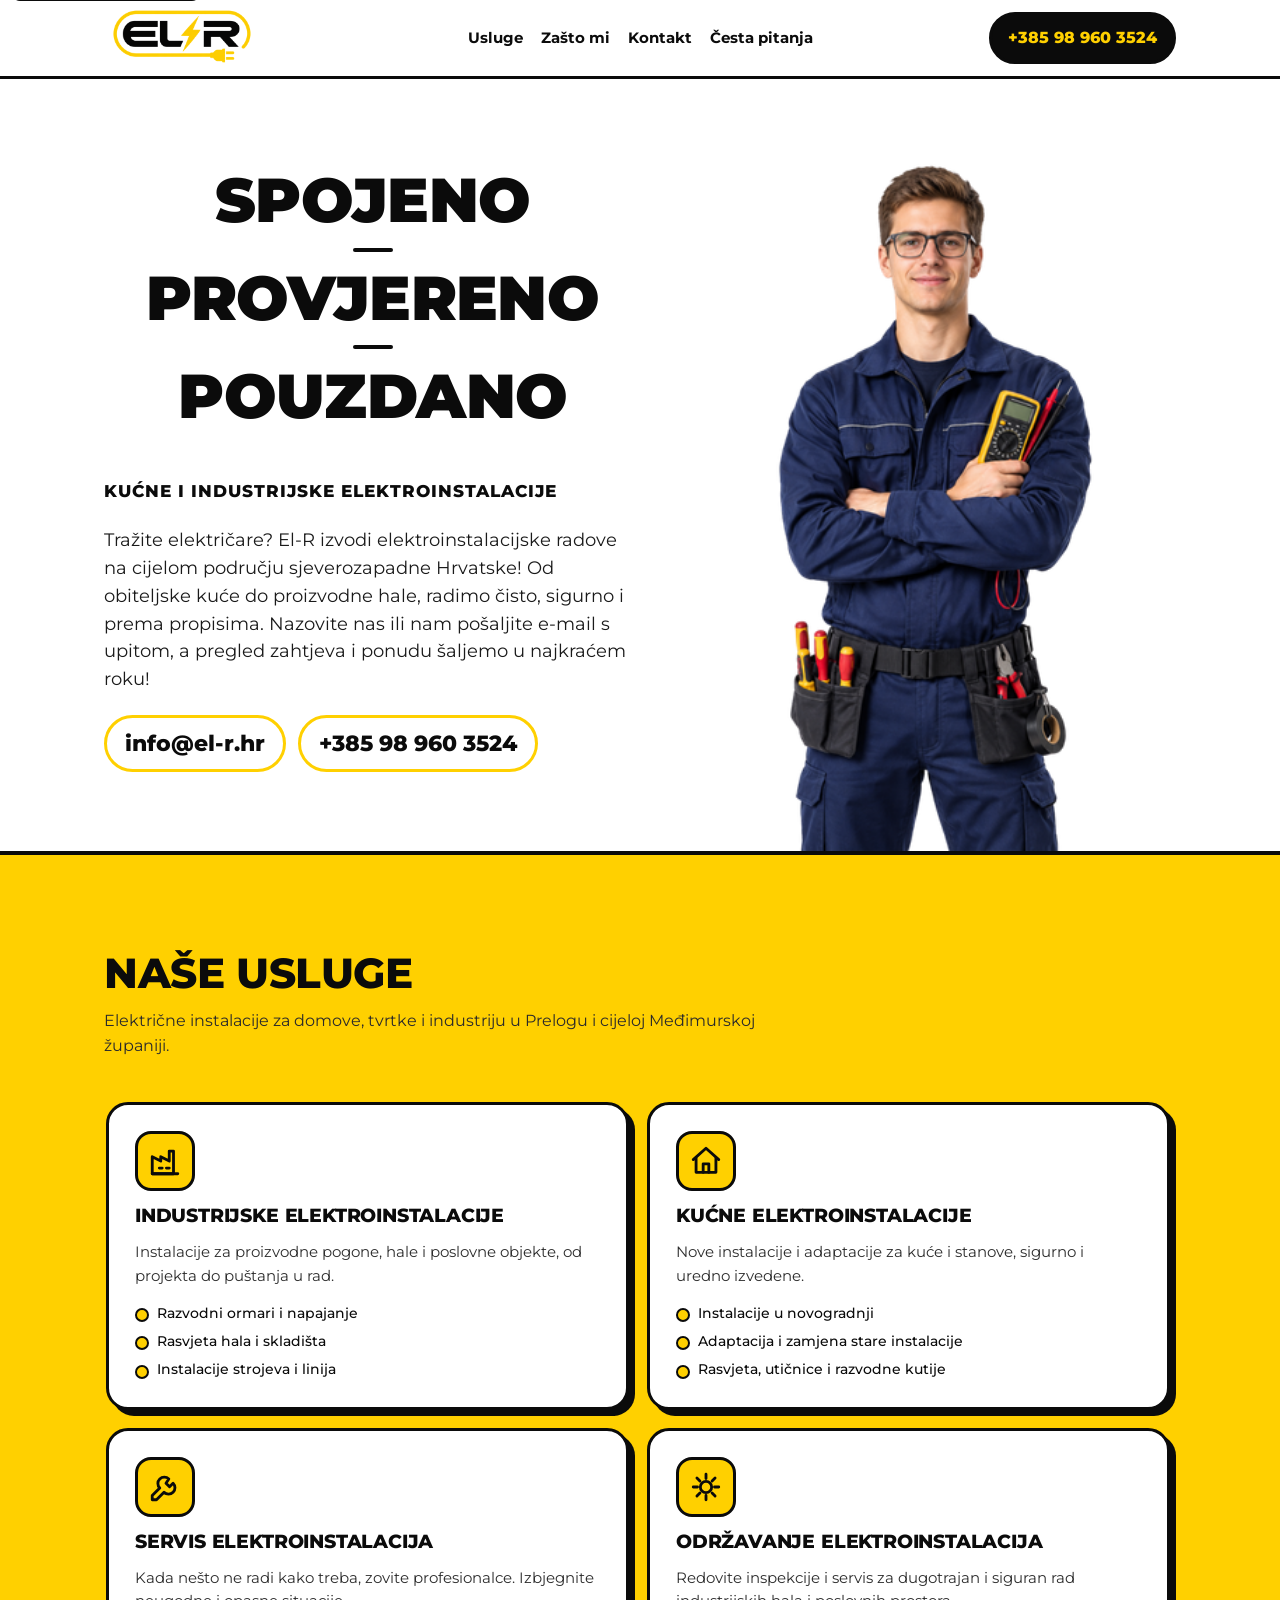
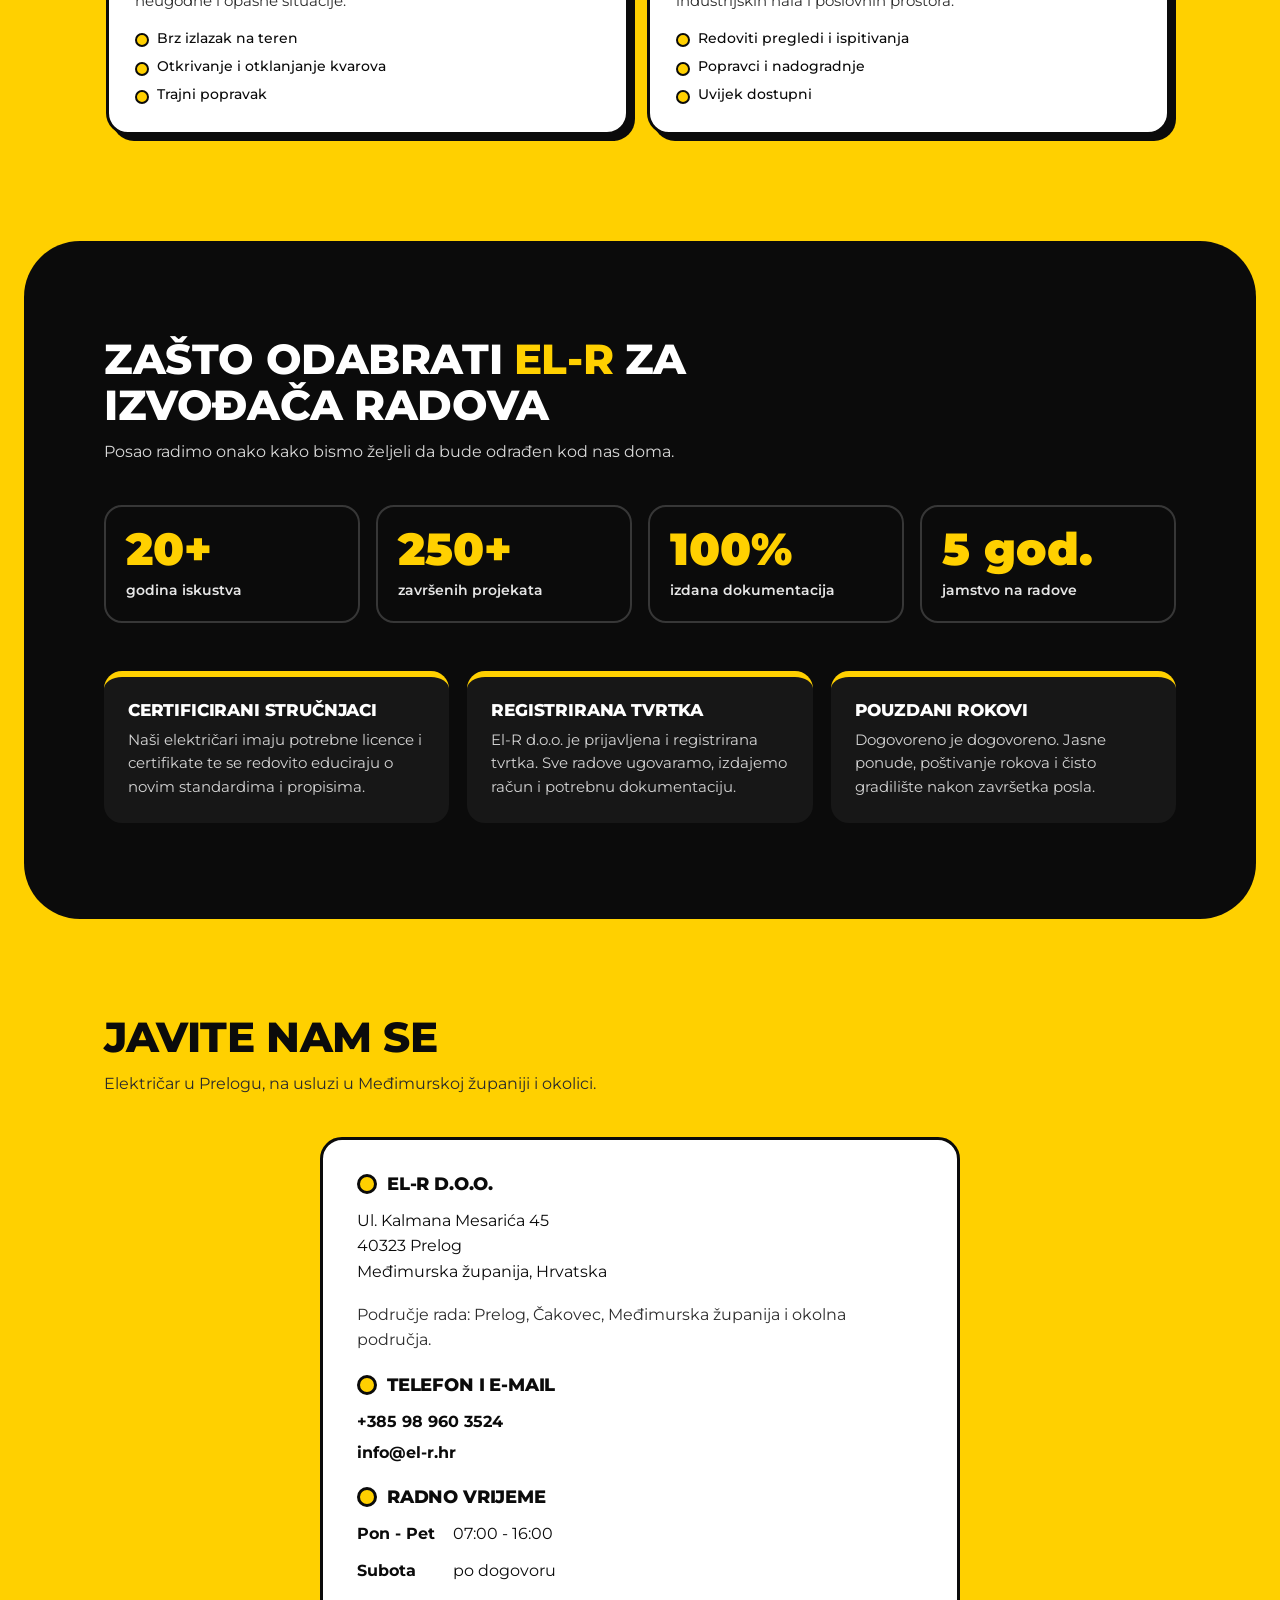
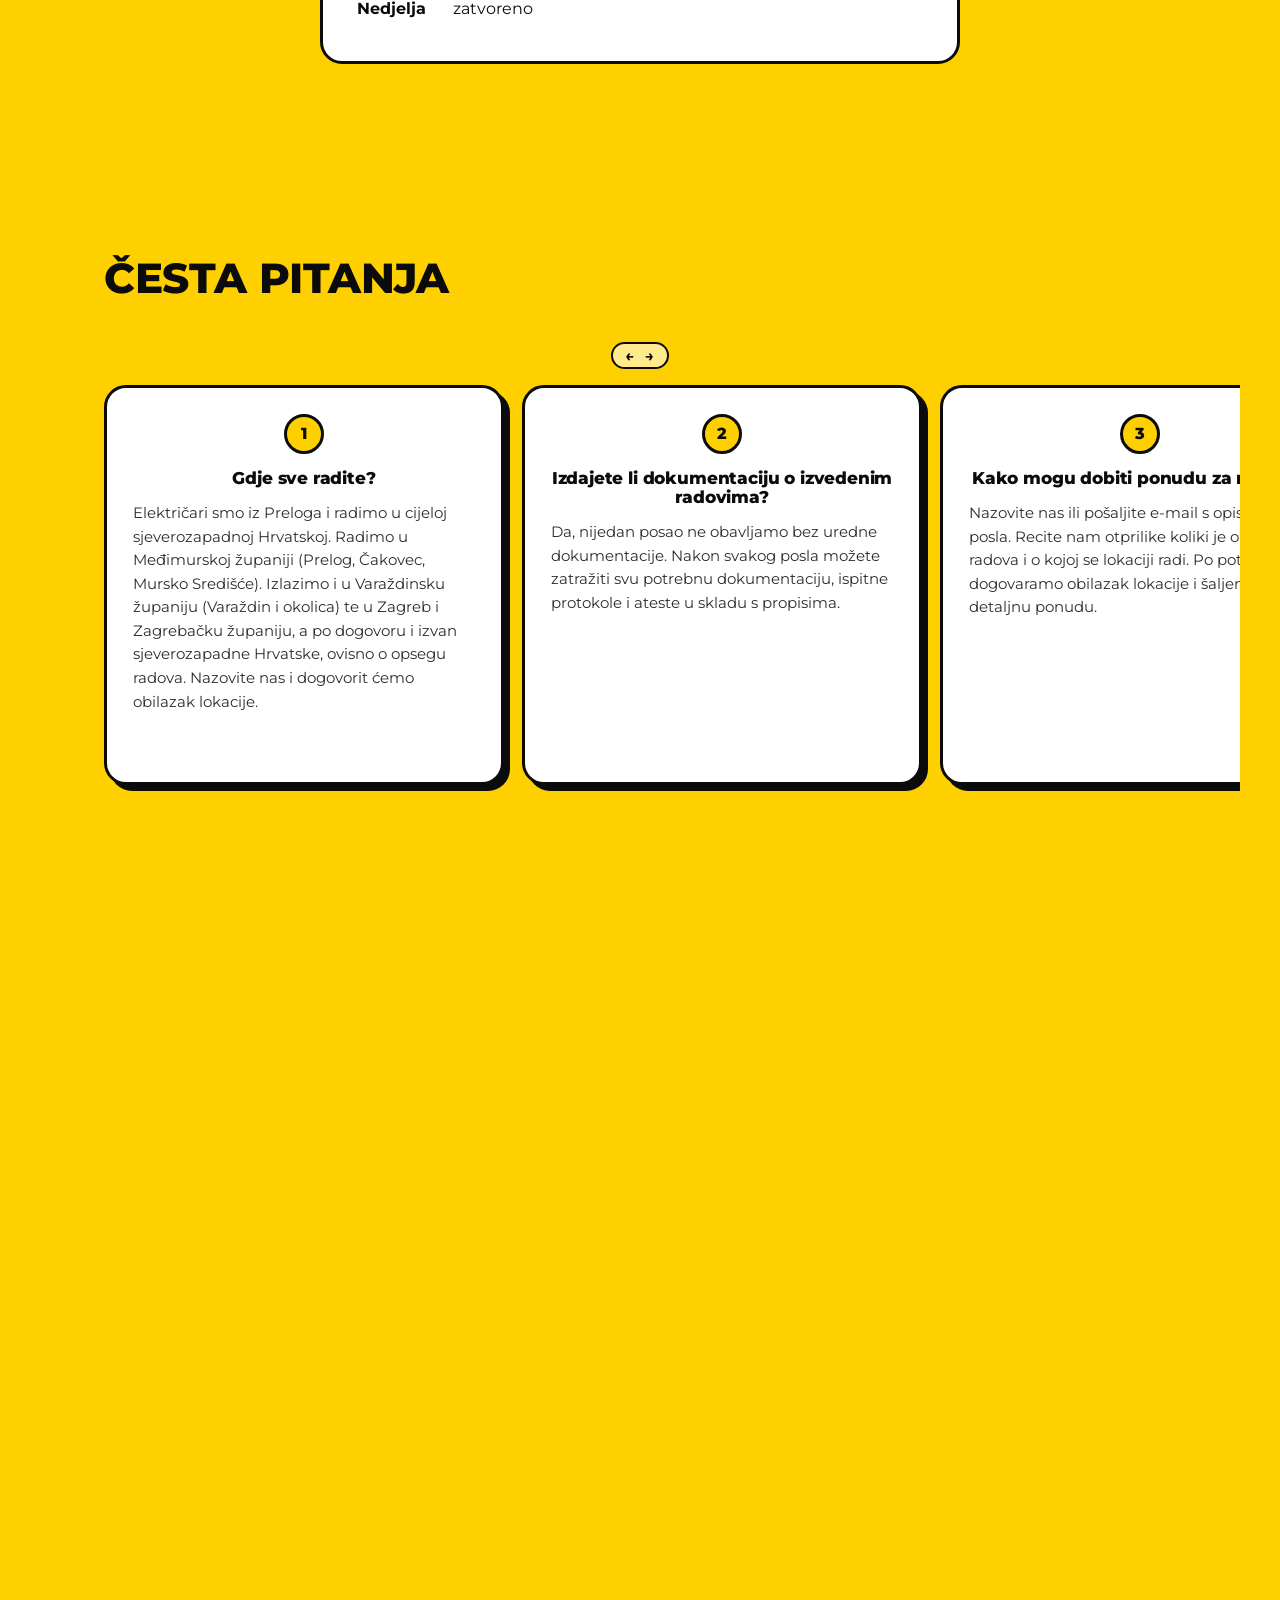
<file: index.html>
<!DOCTYPE html>
<html lang="hr">
<head>
<meta charset="utf-8">
<meta name="viewport" content="width=device-width, initial-scale=1">
<title>El-R d.o.o. | Kućne i industrijske elektroinstalacije | Sjeverozapadna Hrvatska, Međimurje, Varaždin, Zagreb</title>
<meta name="description" content="El-R d.o.o. iz Preloga: kućne i industrijske elektroinstalacije, inspekcija i servis u Međimurju i cijeloj sjeverozapadnoj Hrvatskoj. Certificirani električari — spojeno, provjereno, pouzdano.">
<meta name="keywords" content="električar Prelog, elektroinstalacije Međimurje, industrijske elektroinstalacije, kućne elektroinstalacije, servis elektroinstalacija, električar Čakovec, električar Varaždin, električar Zagreb">
<meta name="robots" content="index, follow, max-image-preview:large">
<meta name="author" content="El-R d.o.o.">
<meta name="theme-color" content="#FFD000">
<link rel="icon" href="assets/logo.png" type="image/png">
<link rel="canonical" href="https://www.el-r.hr/">
<link rel="describedby" href="https://www.el-r.hr/llms.txt" type="text/plain" title="llms.txt">
<meta property="og:type" content="website">
<meta property="og:locale" content="hr_HR">
<meta property="og:site_name" content="El-R d.o.o.">
<meta property="og:title" content="El-R d.o.o. | Kućne i industrijske elektroinstalacije">
<meta property="og:description" content="Kućne i industrijske elektroinstalacije, inspekcija i servis. Spojeno, provjereno, pouzdano.">
<meta property="og:url" content="https://www.el-r.hr/">
<meta property="og:image" content="https://www.el-r.hr/assets/logo-dark.png">
<meta property="og:image:alt" content="El-R d.o.o. logotip">
<meta name="twitter:card" content="summary_large_image">
<meta name="twitter:title" content="El-R d.o.o. | Kućne i industrijske elektroinstalacije">
<meta name="twitter:description" content="Kućne i industrijske elektroinstalacije, inspekcija i servis. Spojeno, provjereno, pouzdano.">
<meta name="twitter:image" content="https://www.el-r.hr/assets/logo-dark.png">
<meta name="geo.region" content="HR-07">
<meta name="geo.placename" content="Prelog">
<meta name="geo.position" content="46.3381;16.6156">
<meta name="ICBM" content="46.3381, 16.6156">

<link rel="preconnect" href="https://fonts.googleapis.com">
<link rel="preconnect" href="https://fonts.gstatic.com" crossorigin>
<link href="https://fonts.googleapis.com/css2?family=Montserrat:wght@400;500;600;700;800;900&display=swap" rel="stylesheet">
<link rel="stylesheet" href="css/styles.css">

<script type="application/ld+json">
{
  "@context": "https://schema.org",
  "@type": "Electrician",
  "name": "El-R d.o.o.",
  "url": "https://www.el-r.hr/",
  "telephone": "+385989603524",
  "email": "info@el-r.hr",
  "image": "https://www.el-r.hr/assets/logo.png",
  "logo": "https://www.el-r.hr/assets/logo.png",
  "description": "Kućne i industrijske elektroinstalacije, inspekcija i servis elektroinstalacija u Prelogu, Međimurskoj županiji i sjeverozapadnoj Hrvatskoj.",
  "address": {
    "@type": "PostalAddress",
    "streetAddress": "Ul. Kalmana Mesarića 45",
    "postalCode": "40323",
    "addressLocality": "Prelog",
    "addressRegion": "Međimurska županija",
    "addressCountry": "HR"
  },
  "geo": {
    "@type": "GeoCoordinates",
    "latitude": 46.3381,
    "longitude": 16.6156
  },
  "areaServed": [
    "Prelog",
    "Čakovec",
    "Međimurska županija",
    "Varaždinska županija",
    "Zagreb",
    "Zagrebačka županija"
  ],
  "openingHoursSpecification": {
    "@type": "OpeningHoursSpecification",
    "dayOfWeek": ["Monday", "Tuesday", "Wednesday", "Thursday", "Friday"],
    "opens": "07:00",
    "closes": "16:00"
  },
  "priceRange": "$$",
  "knowsAbout": [
    "kućne elektroinstalacije",
    "industrijske elektroinstalacije",
    "servis elektroinstalacija",
    "održavanje elektroinstalacija"
  ]
}
</script>
<script type="application/ld+json">
{
  "@context": "https://schema.org",
  "@type": "WebSite",
  "name": "El-R d.o.o.",
  "url": "https://www.el-r.hr/",
  "inLanguage": "hr-HR",
  "publisher": {
    "@type": "Organization",
    "name": "El-R d.o.o.",
    "logo": {
      "@type": "ImageObject",
      "url": "https://www.el-r.hr/assets/logo.png"
    }
  }
}
</script>
<script type="application/ld+json">
{
  "@context": "https://schema.org",
  "@type": "FAQPage",
  "mainEntity": [
    {"@type": "Question", "name": "Gdje sve radite?", "acceptedAnswer": {"@type": "Answer", "text": "Električari smo iz Preloga i radimo u cijeloj sjeverozapadnoj Hrvatskoj. Radimo u Međimurskoj županiji (Prelog, Čakovec, Mursko Središće). Izlazimo i u Varaždinsku županiju (Varaždin i okolica) te u Zagreb i Zagrebačku županiju, a po dogovoru i izvan sjeverozapadne Hrvatske, ovisno o opsegu radova."}},
    {"@type": "Question", "name": "Izdajete li dokumentaciju o izvedenim radovima?", "acceptedAnswer": {"@type": "Answer", "text": "Da, nijedan posao ne obavljamo bez uredne dokumentacije. Nakon svakog posla možete zatražiti svu potrebnu dokumentaciju, ispitne protokole i ateste u skladu s propisima."}},
    {"@type": "Question", "name": "Kako mogu dobiti ponudu za radove?", "acceptedAnswer": {"@type": "Answer", "text": "Nazovite nas ili pošaljite e-mail s opisom posla. Recite nam otprilike koliki je opseg radova i o kojoj se lokaciji radi. Po potrebi dogovaramo obilazak lokacije i šaljemo detaljnu ponudu."}},
    {"@type": "Question", "name": "Koliko traje izvedba elektroinstalacija?", "acceptedAnswer": {"@type": "Answer", "text": "Rok ovisi o veličini objekta i opsegu radova. Točan rok navodimo u ponudi, nakon obilaska lokacije."}},
    {"@type": "Question", "name": "Koje sve poslove obavljate?", "acceptedAnswer": {"@type": "Answer", "text": "Elektroinstalacijske radove izvodimo u kućama, hotelima, poslovnim prostorima i proizvodnim halama, na niskom i visokom naponu. Od nove instalacije do servisa i održavanja."}},
    {"@type": "Question", "name": "Nudite li dugoročnu suradnju?", "acceptedAnswer": {"@type": "Answer", "text": "Da. Za tvrtke, proizvodne pogone i ostale poslovne prostore nudimo plan održavanja: po dogovoru redovno izlazimo na teren, radimo inspekcije i rješavamo kvarove u najkraćem mogućem roku."}},
    {"@type": "Question", "name": "Popravljate li tuđe radove i stare instalacije?", "acceptedAnswer": {"@type": "Answer", "text": "Da. Takvu instalaciju detaljno pregledamo i izmjerimo, utvrdimo uzrok kvara i nedostatke te predložimo trajno rješenje. Za sve radove izdajemo račun, jamstvo i možemo izdati ispitnu dokumentaciju."}},
    {"@type": "Question", "name": "Nudite li jamstvo na izvedene radove?", "acceptedAnswer": {"@type": "Answer", "text": "Da. Na izvedene radove i ugrađenu opremu dajemo jamstvo u skladu sa zakonom i ugovorom."}}
  ]
}
</script>
</head>
<body>

<a class="skip" href="#sadrzaj">Preskoči na sadržaj</a>

<header class="topbar">
  <div class="wrap">
    <a class="brand" href="#pocetna" aria-label="El-R, početna">
      <img src="assets/logo.png" alt="El-R d.o.o." width="1000" height="1000">
    </a>
    <nav class="nav" aria-label="Glavna navigacija">
      <a href="#usluge">Usluge</a>
      <a href="#zasto-mi">Zašto mi</a>
      <a href="#kontakt">Kontakt</a>
      <a href="#faq">Česta pitanja</a>
    </nav>
    <a class="call" href="tel:+385989603524">+385 98 960 3524</a>
  </div>
</header>

<main id="sadrzaj">

<header class="hero" id="pocetna">
  <div class="wrap">
    <div class="hero-text">
      <h1>
        <span>Spojeno</span>
        <span class="sep" aria-hidden="true"></span>
        <span>Provjereno</span>
        <span class="sep" aria-hidden="true"></span>
        <span>Pouzdano</span>
      </h1>
      <p class="sub">Kućne i industrijske elektroinstalacije</p>
      <p class="lead">Tražite električare? El-R izvodi elektroinstalacijske radove na cijelom području sjeverozapadne Hrvatske! Od obiteljske kuće do proizvodne hale, radimo čisto, sigurno i prema propisima. Nazovite nas ili nam pošaljite e-mail s upitom, a pregled zahtjeva i ponudu šaljemo u najkraćem roku!</p>
      <div class="hero-contacts">
        <a href="mailto:info@el-r.hr">info@el-r.hr</a>
        <a href="tel:+385989603524">+385 98 960 3524</a>
      </div>
    </div>
    <div class="hero-visual">
      <img src="assets/elektricar.png" alt="Električar El-R d.o.o. — kućne i industrijske elektroinstalacije Prelog" width="300" height="500" loading="eager">
    </div>
  </div>
</header>

<section id="usluge" class="hscroll-pin" aria-labelledby="usluge-h">
  <div class="hscroll-sticky">
    <div class="wrap">
      <div class="section-head">
        <h2 id="usluge-h">Naše usluge</h2>
        <p>Električne instalacije za domove, tvrtke i industriju u Prelogu i cijeloj Međimurskoj županiji.</p>
      </div>
    </div>
    <div class="wrap">
      <div class="scroller-shell">
        <div class="scroll-hint" aria-hidden="true"><span>&larr;</span><span>&rarr;</span></div>
        <div class="scroller" data-scroll-drive tabindex="0" aria-label="Popis usluga">

          <article class="card">
            <div class="ico"><svg viewBox="0 0 24 24" aria-hidden="true"><path d="M3 21V9l6 3V9l6 3V5h3v16z"/><path d="M3 21h18"/><path d="M8 17h2M13 17h2"/></svg></div>
            <h3>Industrijske elektroinstalacije</h3>
            <p>Instalacije za proizvodne pogone, hale i poslovne objekte, od projekta do puštanja u rad.</p>
            <ul>
              <li>Razvodni ormari i napajanje</li>
              <li>Rasvjeta hala i skladišta</li>
              <li>Instalacije strojeva i linija</li>
            </ul>
          </article>

          <article class="card">
            <div class="ico"><svg viewBox="0 0 24 24" aria-hidden="true"><path d="M3 11l9-8 9 8"/><path d="M5 10v10h14V10"/><path d="M10 20v-6h4v6"/></svg></div>
            <h3>Kućne elektroinstalacije</h3>
            <p>Nove instalacije i adaptacije za kuće i stanove, sigurno i uredno izvedene.</p>
            <ul>
              <li>Instalacije u novogradnji</li>
              <li>Adaptacija i zamjena stare instalacije</li>
              <li>Rasvjeta, utičnice i razvodne kutije</li>
            </ul>
          </article>

          <article class="card">
            <div class="ico"><svg viewBox="0 0 24 24" aria-hidden="true"><path d="M14.7 6.3a4.5 4.5 0 0 0-6.4 6.4L3 18v3h3l5.3-5.3a4.5 4.5 0 0 0 6.4-6.4l-2.5 2.5-2.5-2.5z"/></svg></div>
            <h3>Servis elektroinstalacija</h3>
            <p>Kada nešto ne radi kako treba, zovite profesionalce. Izbjegnite neugodne i opasne situacije.</p>
            <ul>
              <li>Brz izlazak na teren</li>
              <li>Otkrivanje i otklanjanje kvarova</li>
              <li>Trajni popravak</li>
            </ul>
          </article>

          <article class="card">
            <div class="ico"><svg viewBox="0 0 24 24" aria-hidden="true"><path d="M12 3v3M12 18v3M3 12h3M18 12h3"/><circle cx="12" cy="12" r="4"/><path d="M5.6 5.6l2.1 2.1M16.3 16.3l2.1 2.1M18.4 5.6l-2.1 2.1M7.7 16.3l-2.1 2.1"/></svg></div>
            <h3>Održavanje elektroinstalacija</h3>
            <p>Redovite inspekcije i servis za dugotrajan i siguran rad industrijskih hala i poslovnih prostora.</p>
            <ul>
              <li>Redoviti pregledi i ispitivanja</li>
              <li>Popravci i nadogradnje</li>
              <li>Uvijek dostupni</li>
            </ul>
          </article>

        </div>
      </div>
    </div>
  </div>
</section>

<section class="why" id="zasto-mi" aria-labelledby="zasto-h">
  <div class="wrap">
    <div class="section-head">
      <h2 id="zasto-h">Zašto odabrati <em>EL-R</em> za izvođača radova</h2>
      <p>Posao radimo onako kako bismo željeli da bude odrađen kod nas doma.</p>
    </div>

    <div class="stats">
      <div class="stat"><b>20+</b><span>godina iskustva</span></div>
      <div class="stat"><b>250+</b><span>završenih projekata</span></div>
      <div class="stat"><b>100%</b><span>izdana dokumentacija</span></div>
      <div class="stat"><b>5 god.</b><span>jamstvo na radove</span></div>
    </div>

    <div class="reasons">
      <div class="reason">
        <h3>Certificirani stručnjaci</h3>
        <p>Naši električari imaju potrebne licence i certifikate te se redovito educiraju o novim standardima i propisima.</p>
      </div>
      <div class="reason">
        <h3>Registrirana tvrtka</h3>
        <p>El-R d.o.o. je prijavljena i registrirana tvrtka. Sve radove ugovaramo, izdajemo račun i potrebnu dokumentaciju.</p>
      </div>
      <div class="reason">
        <h3>Pouzdani rokovi</h3>
        <p>Dogovoreno je dogovoreno. Jasne ponude, poštivanje rokova i čisto gradilište nakon završetka posla.</p>
      </div>
    </div>
  </div>
</section>

<section id="kontakt" aria-labelledby="kontakt-h">
  <div class="wrap">
    <div class="section-head">
      <h2 id="kontakt-h">Javite nam se</h2>
      <p>Električar u Prelogu, na usluzi u Međimurskoj županiji i okolici.</p>
    </div>

    <div class="info contact-card">
      <h3>El-R d.o.o.</h3>
      <address>
        Ul. Kalmana Mesarića 45<br>
        40323 Prelog<br>
        Međimurska županija, Hrvatska
      </address>
      <p class="area">Područje rada: Prelog, Čakovec, Međimurska županija i okolna područja.</p>

      <h3 class="spaced">Telefon i e-mail</h3>
      <p><a href="tel:+385989603524">+385 98 960 3524</a></p>
      <p><a href="mailto:info@el-r.hr">info@el-r.hr</a></p>

      <h3 class="spaced">Radno vrijeme</h3>
      <dl>
        <dt>Pon - Pet</dt><dd>07:00 - 16:00</dd>
        <dt>Subota</dt><dd>po dogovoru</dd>
        <dt>Nedjelja</dt><dd>zatvoreno</dd>
      </dl>
    </div>
  </div>
</section>

<section id="faq" class="hscroll-pin" aria-labelledby="faq-h">
  <div class="hscroll-sticky">
    <div class="wrap">
      <div class="section-head">
        <h2 id="faq-h">Česta pitanja</h2>
      </div>
    </div>
    <div class="wrap">
      <div class="scroller-shell">
        <div class="scroll-hint" aria-hidden="true"><span>&larr;</span><span>&rarr;</span></div>
        <div class="scroller" data-scroll-drive tabindex="0" aria-label="Česta pitanja">

          <article class="faq-card">
            <div class="n">1</div>
            <h3>Gdje sve radite?</h3>
            <p>Električari smo iz Preloga i radimo u cijeloj sjeverozapadnoj Hrvatskoj. Radimo u Međimurskoj županiji (Prelog, Čakovec, Mursko Središće). Izlazimo i u Varaždinsku županiju (Varaždin i okolica) te u Zagreb i Zagrebačku županiju, a po dogovoru i izvan sjeverozapadne Hrvatske, ovisno o opsegu radova. Nazovite nas i dogovorit ćemo obilazak lokacije.</p>
          </article>

          <article class="faq-card">
            <div class="n">2</div>
            <h3>Izdajete li dokumentaciju o izvedenim radovima?</h3>
            <p>Da, nijedan posao ne obavljamo bez uredne dokumentacije. Nakon svakog posla možete zatražiti svu potrebnu dokumentaciju, ispitne protokole i ateste u skladu s propisima.</p>
          </article>

          <article class="faq-card">
            <div class="n">3</div>
            <h3>Kako mogu dobiti ponudu za radove?</h3>
            <p>Nazovite nas ili pošaljite e-mail s opisom posla. Recite nam otprilike koliki je opseg radova i o kojoj se lokaciji radi. Po potrebi dogovaramo obilazak lokacije i šaljemo detaljnu ponudu.</p>
          </article>

          <article class="faq-card">
            <div class="n">4</div>
            <h3>Koliko traje izvedba elektroinstalacija?</h3>
            <p>Rok ovisi o veličini objekta i opsegu radova. Točan rok navodimo u ponudi, nakon obilaska lokacije. Rokova se držimo: na teren dolazimo kako smo se dogovorili, bez kašnjenja i neugodnih iznenađenja.</p>
          </article>

          <article class="faq-card">
            <div class="n">5</div>
            <h3>Koje sve poslove obavljate?</h3>
            <p>Elektroinstalacijske radove izvodimo u kućama, hotelima, poslovnim prostorima i proizvodnim halama, na niskom i visokom naponu. Od nove instalacije do servisa i održavanja, javite nam što trebate i reći ćemo vam možemo li pomoći.</p>
          </article>

          <article class="faq-card">
            <div class="n">6</div>
            <h3>Nudite li dugoročnu suradnju?</h3>
            <p>Naravno. Za tvrtke, proizvodne pogone i ostale poslovne prostore nudimo plan održavanja: po dogovoru redovno izlazimo na teren, radimo inspekcije i rješavamo kvarove u najkraćem mogućem roku. Za veće projekte ugovaramo jasne rokove i obveze, uz pravilno izvođenje radova.</p>
          </article>

          <article class="faq-card">
            <div class="n">7</div>
            <h3>Popravljate li tuđe radove i stare instalacije?</h3>
            <p>Da. Nažalost, često se događa da instalaciju izvodi netko tko nije registriran ni ovlašten, a takvi radovi nemaju jamstvo ni dokumentaciju, a mogu biti i opasni. Takvu instalaciju detaljno pregledamo i izmjerimo, utvrdimo uzrok kvara i nedostatke te predložimo trajno rješenje. Za sve radove izdajemo račun, jamstvo i možemo izdati ispitnu dokumentaciju, a popravke izvodimo sigurno i prema propisima.</p>
          </article>

          <article class="faq-card">
            <div class="n">8</div>
            <h3>Nudite li jamstvo na izvedene radove?</h3>
            <p>Da. Na izvedene radove i ugrađenu opremu dajemo jamstvo u skladu sa zakonom i ugovorom. Po potrebi izlazimo i na redovne inspekcije.</p>
          </article>

        </div>
      </div>
    </div>
  </div>
</section>

</main>

<footer>
  <div class="wrap">
    <div class="foot">
      <div>
        <img class="logo" src="assets/logo-dark.png" alt="El-R logotip" width="1000" height="1000">
        <p class="tagline">Spojeno - Provjereno - Pouzdano</p>
      </div>
      <div>
        <h4>Podaci o tvrtki</h4>
        <address>
          El-R d.o.o.<br>
          OIB: 66009395183<br>
          Ul. Kalmana Mesarića 45, 40323 Prelog
        </address>
        <p><a href="tel:+385989603524">+385 98 960 3524</a></p>
        <p><a href="mailto:info@el-r.hr">info@el-r.hr</a></p>
      </div>
      <div>
        <h4>Na stranici</h4>
        <ul>
          <li><a href="#usluge">Usluge</a></li>
          <li><a href="#zasto-mi">Zašto mi</a></li>
          <li><a href="#kontakt">Kontakt</a></li>
          <li><a href="#faq">Česta pitanja</a></li>
        </ul>
      </div>
    </div>
    <div class="copy">
      <span>&copy; 2026 El-R d.o.o. Sva prava pridržana.</span>
      <span>Elektroinstalacijski radovi - Međimurje i sjeverozapadna Hrvatska</span>
    </div>
  </div>
</footer>

<script>
(() => {
  const reduce = window.matchMedia('(prefers-reduced-motion: reduce)');
  const coarse = window.matchMedia('(pointer: coarse)');
  const uslugeGrid = window.matchMedia('(min-width: 861px)');
  const sections = [...document.querySelectorAll('.hscroll-pin')].map((section) => {
    const sticky = section.querySelector('.hscroll-sticky');
    const scroller = section.querySelector('[data-scroll-drive]');
    const shell = scroller?.closest('.scroller-shell');
    if (!sticky || !scroller) return null;

    let track = scroller.querySelector('.scroller-track');
    if (!track) {
      track = document.createElement('div');
      track.className = 'scroller-track';
      while (scroller.firstChild) track.appendChild(scroller.firstChild);
      scroller.appendChild(track);
    }

    return {
      section, sticky, scroller, track, shell,
      maxX: 0, stickyH: 0, sectionY: 0, sectionH: 0,
      startHold: 0, endHold: 0, drag: 1,
      targetX: 0, currentX: 0
    };
  }).filter(Boolean);

  if (!sections.length) return;

  let topbarH = 0;
  let activeDrag = null;

  const clampX = (item, x) => Math.min(item.maxX, Math.max(0, x));

  const applyX = (item, x) => {
    item.currentX = x;
    item.targetX = x;
    item.track.style.transform = `translate3d(${-x}px,0,0)`;
  };

  const driveRange = (item) => {
    // Use cached document Y from measure — live getBoundingClientRect jitter
    // on mobile (URL bar show/hide) was causing direction-change resets.
    const sectionTop = item.sectionY;
    const stickStart = sectionTop - topbarH;
    const stickEnd = sectionTop + item.sectionH - item.stickyH - topbarH;
    const driveStart = stickStart + item.startHold;
    const driveEnd = stickEnd - item.endHold;
    return {
      stickStart,
      stickEnd,
      driveStart,
      driveEnd,
      range: Math.max(1, driveEnd - driveStart)
    };
  };

  const scrollToProgress = (item, x) => {
    const {driveStart, range} = driveRange(item);
    const progress = item.maxX > 0 ? clampX(item, x) / item.maxX : 0;
    // Instant — html { scroll-behavior:smooth } would animate and feel like snapping.
    window.scrollTo({top: driveStart + progress * range, behavior: 'auto'});
  };

  const syncOne = (item) => {
    if (activeDrag?.item === item) return;
    if (reduce.matches || item.maxX < 8 || !item.section.classList.contains('is-pinned')) return;
    const {driveStart, range} = driveRange(item);
    const progress = Math.min(1, Math.max(0, (window.scrollY - driveStart) / range));
    // 1:1 with scroll — no lerp. Laggy easing overshot and "reset" on reverse.
    applyX(item, progress * item.maxX);
  };

  const sync = () => sections.forEach(syncOne);

  const measureMaxX = (item) => {
    const cs = getComputedStyle(item.scroller);
    const padX = (parseFloat(cs.paddingLeft) || 0) + (parseFloat(cs.paddingRight) || 0);
    const view = Math.max(0, item.scroller.clientWidth - padX);
    // Extra px so the last card's border/shadow isn't clipped by overflow:hidden
    const endPad = 12;
    return Math.max(0, item.track.scrollWidth - view + endPad);
  };

  const measure = () => {
    topbarH = document.querySelector('.topbar')?.offsetHeight || 0;
    const startHold = Math.round(Math.min(160, Math.max(96, window.innerHeight * 0.14)));
    const endHold = Math.round(Math.min(56, Math.max(28, window.innerHeight * 0.045)));
    const drag = coarse.matches ? 1.25 : 1.12;

    sections.forEach((item) => {
      item.sticky.style.top = `${topbarH}px`;
      item.track.style.transform = 'translate3d(0,0,0)';
      item.scroller.scrollLeft = 0;
      item.stickyH = item.sticky.offsetHeight;
      item.maxX = measureMaxX(item);
      item.startHold = startHold;
      item.endHold = endHold;
      item.drag = drag;
      item.targetX = 0;
      item.currentX = 0;

      const gridMode = item.section.id === 'usluge' && uslugeGrid.matches;
      if (reduce.matches || item.maxX < 8 || gridMode) {
        item.section.style.height = '';
        item.section.classList.remove('is-pinned');
        item.shell?.classList.remove('has-scroll');
        item.sectionY = item.section.getBoundingClientRect().top + window.scrollY;
        item.sectionH = item.section.offsetHeight;
        applyX(item, 0);
        return;
      }

      item.section.style.height = `${item.stickyH + item.startHold + item.maxX * item.drag + item.endHold}px`;
      item.section.classList.add('is-pinned');
      item.shell?.classList.add('has-scroll');
      item.sectionY = item.section.getBoundingClientRect().top + window.scrollY;
      item.sectionH = item.section.offsetHeight;
    });

    sync();
  };

  const onWheel = (item, e) => {
    const dx = e.deltaX !== 0 ? e.deltaX : (e.shiftKey ? e.deltaY : 0);
    if (dx === 0) return;

    if (reduce.matches || item.maxX < 8 || !item.section.classList.contains('is-pinned')) {
      e.preventDefault();
      item.scroller.scrollLeft += dx;
      return;
    }

    const {stickStart, stickEnd, driveStart, driveEnd} = driveRange(item);
    const y = window.scrollY;
    if (y < stickStart - 1 || y > stickEnd + 1) return;

    e.preventDefault();
    window.scrollTo({
      top: Math.min(driveEnd, Math.max(driveStart, y + dx)),
      behavior: 'auto'
    });
  };

  const onPointerMove = (e) => {
    if (!activeDrag || activeDrag.pointerId !== e.pointerId) return;

    const totalDx = e.clientX - activeDrag.startX;
    const totalDy = e.clientY - activeDrag.startY;

    if (!activeDrag.axis) {
      if (Math.abs(totalDx) < 8 && Math.abs(totalDy) < 8) return;
      activeDrag.axis = Math.abs(totalDx) > Math.abs(totalDy) ? 'x' : 'y';
      if (activeDrag.axis === 'y') {
        // Let the browser keep native vertical scrolling.
        teardownDrag(false);
        return;
      }
      activeDrag.item.scroller.classList.add('is-dragging');
      activeDrag.item.scroller.setPointerCapture?.(e.pointerId);
    }

    if (activeDrag.axis !== 'x') return;
    e.preventDefault();
    // Finger left advances cards (same direction as native horizontal scroll).
    applyX(activeDrag.item, clampX(activeDrag.item, activeDrag.originX - totalDx));
  };

  const teardownDrag = (commit) => {
    if (!activeDrag) return;
    const {item, pointerId, axis} = activeDrag;
    item.scroller.classList.remove('is-dragging');
    try { item.scroller.releasePointerCapture?.(pointerId); } catch (_) {}
    window.removeEventListener('pointermove', onPointerMove);
    window.removeEventListener('pointerup', onPointerUp);
    window.removeEventListener('pointercancel', onPointerUp);
    if (commit && axis === 'x') scrollToProgress(item, item.targetX);
    activeDrag = null;
  };

  const onPointerUp = (e) => {
    if (!activeDrag || activeDrag.pointerId !== e.pointerId) return;
    teardownDrag(true);
  };

  const onPointerDown = (item, e) => {
    // Touch/pen only — desktop keeps wheel horizontal scroll, not click-drag.
    if (e.pointerType === 'mouse') return;
    if (reduce.matches || item.maxX < 8 || !item.section.classList.contains('is-pinned')) return;

    const {stickStart, stickEnd} = driveRange(item);
    const y = window.scrollY;
    if (y < stickStart - 1 || y > stickEnd + 1) return;

    teardownDrag(false);
    activeDrag = {
      item,
      pointerId: e.pointerId,
      startX: e.clientX,
      startY: e.clientY,
      originX: item.currentX,
      axis: null
    };
    window.addEventListener('pointermove', onPointerMove, {passive: false});
    window.addEventListener('pointerup', onPointerUp);
    window.addEventListener('pointercancel', onPointerUp);
  };

  sections.forEach((item) => {
    item.sticky.addEventListener('wheel', (e) => onWheel(item, e), {passive: false});
    item.scroller.addEventListener('pointerdown', (e) => onPointerDown(item, e));
  });

  measure();
  window.addEventListener('scroll', sync, {passive: true});
  window.addEventListener('resize', measure);
  coarse.addEventListener?.('change', measure);
  reduce.addEventListener?.('change', measure);
  uslugeGrid.addEventListener?.('change', measure);
  if (document.fonts?.ready) document.fonts.ready.then(measure);
})();
</script>

</body>
</html>
</file>
<file: css/styles.css>
:root{
  --yellow:#FFD000;
  --black:#0B0B0B;
  --white:#FFFFFF;
  --radius:22px;
  --gutter:clamp(18px,5vw,64px);
  --max:1200px;
}
*{box-sizing:border-box;margin:0;padding:0}
html{background:var(--yellow);scroll-behavior:smooth;-webkit-text-size-adjust:100%}
body{
  font-family:'Montserrat',system-ui,-apple-system,'Segoe UI',Roboto,Arial,sans-serif;
  color:var(--black);
  line-height:1.55;
  background:transparent;
  min-height:100vh;
  position:relative;
}
body::before{
  content:"";
  position:fixed;
  inset:0;
  z-index:-1;
  pointer-events:none;
  background:linear-gradient(180deg,#FFFFFF 0%,var(--yellow) 42%,var(--yellow) 100%);
}
img,svg{display:block;max-width:100%}
a{color:inherit}
:focus-visible{outline:3px solid var(--black);outline-offset:3px}
.wrap{max-width:var(--max);margin:0 auto;padding:0 var(--gutter)}
section{padding:clamp(48px,8vw,96px) 0;scroll-margin-top:88px}
h1,h2,h3{line-height:1.1;font-weight:800;letter-spacing:-.01em}
h2{font-size:clamp(1.7rem,4.4vw,2.6rem);text-transform:uppercase}
.eyebrow{display:inline-block;font-size:.78rem;font-weight:700;letter-spacing:.16em;text-transform:uppercase;background:var(--black);color:var(--yellow);padding:6px 12px;border-radius:999px;margin-bottom:14px}
.section-head{margin-bottom:clamp(24px,4vw,40px);max-width:680px}
.section-head p{margin-top:12px;color:#2a2a2a}

.skip{
  position:absolute;left:12px;top:-40px;background:var(--black);color:var(--yellow);
  padding:8px 12px;border-radius:8px;z-index:30;font-weight:700;
}
.skip:focus{top:12px}

.topbar{
  position:sticky;top:0;z-index:20;
  background:var(--white);
  border-bottom:3px solid var(--black);
}
.topbar .wrap{
  display:grid;
  grid-template-columns:1fr auto 1fr;
  align-items:center;
  gap:18px;
  min-height:76px;
}
.brand{display:flex;align-items:center;text-decoration:none;justify-self:start}
.brand img,.foot .logo{
  width:100%;height:auto;object-fit:cover;object-position:center;aspect-ratio:2.7/1;
}
.brand img{width:156px}
.nav{display:flex;gap:18px;justify-content:center;font-weight:700;font-size:.92rem}
.nav a{text-decoration:none}
.nav a:hover{text-decoration:underline;text-underline-offset:4px}
.call{
  justify-self:end;
  background:var(--black);color:var(--yellow);
  text-decoration:none;font-weight:800;
  padding:11px 16px;border-radius:999px;
  border:3px solid var(--black);
}
.call:hover{background:var(--yellow);color:var(--black)}

.hero{
  position:relative;
  z-index:1;
  padding:clamp(36px,6vw,72px) 0 0;
  display:flex;align-items:stretch;
  border-bottom:4px solid var(--black);
  background:var(--white);
}
.hero .wrap{display:grid;grid-template-columns:1.05fr .95fr;gap:clamp(16px,4vw,48px);align-items:end;width:100%}
.hero-text{align-self:center;padding-bottom:clamp(28px,5vw,64px)}
.hero h1{
  font-size:clamp(2rem,5.2vw,3.9rem);
  font-weight:900;
  text-transform:uppercase;
  text-align:center;
  display:flex;
  flex-direction:column;
  align-items:center;
  gap:.08em;
}
.hero h1 .sep{
  display:block;
  width:.65em;
  height:4px;
  margin:.12em 0;
  background:var(--black);
  border-radius:4px;
}
.hero .sub{margin-top:clamp(28px,4vw,48px);font-size:clamp(.82rem,1.6vw,1.05rem);font-weight:800;letter-spacing:.06em;text-transform:uppercase}
.hero .lead{font-size:clamp(.95rem,1.5vw,1.12rem);max-width:30em;color:#1a1a1a;margin-top:clamp(14px,2vw,22px)}
.hero-contacts{
  display:flex;
  flex-wrap:wrap;
  gap:12px;
  margin-top:22px;
  font-weight:800;
  font-size:clamp(1.05rem,2.2vw,1.4rem);
}
.hero-contacts a{
  display:inline-flex;
  align-items:center;
  justify-content:center;
  text-decoration:none;
  border:3px solid var(--yellow);
  border-radius:999px;
  padding:8px 18px;
  white-space:nowrap;
}
.hero-contacts a:hover{background:var(--yellow)}
.hero-visual{
  align-self:end;
  display:flex;align-items:flex-end;justify-content:center;
  min-height:280px;
}
.hero-visual img{
  width:100%;
  max-width:420px;
  max-height:min(78vh,720px);
  height:auto;
  object-fit:contain;
  object-position:bottom center;
}

.hscroll-pin{position:relative;padding:0}
.hscroll-sticky{
  position:sticky;
  top:0;
  padding:clamp(48px,8vw,96px) 0;
  background:transparent;
}
.hscroll-pin .scroller{
  overflow-x:auto;
  scrollbar-width:none;
  overscroll-behavior-x:contain;
  pointer-events:auto;
  -webkit-overflow-scrolling:touch;
}
.hscroll-pin.is-pinned .scroller{overflow:hidden}
.hscroll-pin .scroller::-webkit-scrollbar{display:none}
.scroller-track{
  display:flex;
  gap:18px;
  width:max-content;
  padding-right:8px;
  will-change:transform;
  transform:translate3d(0,0,0);
  backface-visibility:hidden;
}
#usluge .scroller{
  margin:0;
  padding:6px 10px 22px 2px;
  scroll-padding-left:0;
}
#usluge:not(.is-pinned) .scroller{overflow:visible}
#usluge .card{
  flex:0 0 clamp(260px,78vw,340px);
  min-width:0;
  max-width:340px;
}
#usluge .card h3{
  overflow-wrap:anywhere;
}
@media (min-width:861px){
  #usluge.hscroll-pin{padding:clamp(48px,8vw,96px) 0}
  #usluge .hscroll-sticky{position:static;padding:0}
  #usluge .scroller{
    overflow:visible;
    margin:0;
    padding:4px 6px 10px 2px;
  }
  #usluge .scroller-track{
    display:grid;
    grid-template-columns:1fr 1fr;
    gap:18px;
    width:100%;
    padding-right:0;
    transform:none !important;
    will-change:auto;
  }
  #usluge .card{
    flex:none;
    width:auto;
    max-width:none;
    min-width:0;
    height:100%;
  }
  #usluge .scroll-hint{display:none !important}
}
#faq .scroller-track{align-items:stretch}
#faq .faq-card{
  flex:0 0 clamp(280px,80vw,400px);
  min-height:0;
  height:auto;
}
.scroller-shell{position:relative;display:flex;flex-direction:column;align-items:stretch}
.scroll-hint{
  display:none;
  align-items:center;
  justify-content:center;
  align-self:center;
  gap:10px;
  width:fit-content;
  margin-bottom:10px;
  padding:4px 12px;
  border-radius:999px;
  border:2px solid var(--black);
  background:rgba(255,255,255,.55);
  color:var(--black);
  font-size:.95rem;
  font-weight:700;
  letter-spacing:.08em;
  line-height:1;
  pointer-events:none;
  user-select:none;
}
.scroller-shell.has-scroll .scroll-hint{display:flex}
.scroller{overflow-x:auto;-webkit-overflow-scrolling:touch;padding:6px var(--gutter) 26px;margin:0 calc(var(--gutter) * -1);scrollbar-width:thin;scrollbar-color:var(--black) rgba(0,0,0,.12)}
.scroller::-webkit-scrollbar{height:8px}
.scroller::-webkit-scrollbar-track{background:rgba(0,0,0,.08);border-radius:8px}
.scroller::-webkit-scrollbar-thumb{background:var(--black);border-radius:8px}
.card,.faq-card{flex:0 0 clamp(260px,78vw,340px);background:var(--white);border:3px solid var(--black);border-radius:var(--radius);padding:26px;display:flex;flex-direction:column;gap:14px;box-shadow:6px 6px 0 var(--black)}
.faq-card{flex-basis:clamp(270px,80vw,380px)}
.card .ico{width:60px;height:60px;border-radius:16px;background:var(--yellow);border:3px solid var(--black);display:grid;place-items:center}
.card .ico svg{width:34px;height:34px;stroke:var(--black);fill:none;stroke-width:2;stroke-linecap:round;stroke-linejoin:round}
.card h3{font-size:1.2rem;text-transform:uppercase}
.card p,.faq-card p{font-size:.95rem;color:#2d2d2d}
.card ul{list-style:none;font-size:.9rem;display:grid;gap:6px;margin-top:auto}
.card li{padding-left:22px;position:relative;font-weight:500}
.card li::before{content:"";position:absolute;left:0;top:.45em;width:10px;height:10px;background:var(--yellow);border:2px solid var(--black);border-radius:50%}
.hint{font-size:.8rem;font-weight:700;letter-spacing:.08em;text-transform:uppercase;color:#333;margin-top:2px}
.faq-card .n{
  width:40px;height:40px;border-radius:50%;
  background:var(--yellow);color:var(--black);
  border:3px solid var(--black);font-weight:800;
  display:grid;place-items:center;
  align-self:center;
  flex:0 0 auto;
}
.faq-card h3{font-size:1.08rem;text-align:center}
.faq-card p{margin-top:0;text-align:left}

.why{background:var(--black);color:var(--white);border-radius:clamp(26px,5vw,56px);margin:0 clamp(8px,2vw,24px)}
.why .section-head p{color:#d9d9d9}
.why h2 em{font-style:normal;color:var(--yellow)}
.stats{display:grid;grid-template-columns:repeat(4,1fr);gap:16px;margin-bottom:clamp(28px,5vw,48px)}
.stat{border:2px solid rgba(255,255,255,.18);border-radius:18px;padding:20px}
.stat b{display:block;font-size:clamp(1.8rem,4vw,2.8rem);font-weight:900;color:var(--yellow);line-height:1}
.stat span{display:block;margin-top:8px;font-size:.85rem;font-weight:600;color:#e6e6e6}
.reasons{display:grid;grid-template-columns:repeat(3,1fr);gap:18px}
.reason{background:#171717;border-radius:18px;padding:24px;border-top:6px solid var(--yellow)}
.reason h3{font-size:1.05rem;text-transform:uppercase;margin-bottom:10px}
.reason p{font-size:.93rem;color:#d4d4d4}

.contact-card{max-width:640px;margin-inline:auto;text-align:left}
.info{background:var(--white);border:3px solid var(--black);border-radius:var(--radius);padding:clamp(22px,3vw,34px)}
.info h3{font-size:1.1rem;font-weight:800;text-transform:uppercase;margin-bottom:14px;display:flex;align-items:center;gap:10px}
.info h3::before{content:"";width:14px;height:14px;border-radius:50%;background:var(--yellow);border:3px solid var(--black);flex:0 0 auto}
.info h3.spaced{margin-top:22px}
.info address{font-style:normal}
.info p,.info address,.info dd{font-size:1.02rem;margin-bottom:6px}
.info a{text-decoration:none;font-weight:700}
.info a:hover{text-decoration:underline}
.info dl{display:grid;grid-template-columns:auto 1fr;gap:6px 18px}
.info dt{font-size:1.02rem;font-weight:700}
.area{margin-top:18px;font-size:.95rem;color:#2d2d2d}

footer{background:#000;color:var(--white);padding:clamp(36px,6vw,64px) 0 28px;margin-top:clamp(24px,5vw,56px)}
.foot{display:grid;grid-template-columns:1.2fr 1.2fr 1fr;gap:28px;align-items:start}
.foot .logo{width:260px;margin-left:-8px}
.foot h4{font-size:.8rem;letter-spacing:.14em;text-transform:uppercase;color:var(--yellow);margin-bottom:10px}
.foot p,.foot address,.foot li{font-style:normal;font-size:.92rem;color:#dcdcdc;margin-bottom:4px}
.foot ul{list-style:none}
.foot a{text-decoration:none}
.foot a:hover{color:var(--yellow)}
.tagline{margin-top:12px}
.copy{margin-top:30px;padding-top:18px;border-top:1px solid rgba(255,255,255,.15);font-size:.8rem;color:#a9a9a9;display:flex;flex-wrap:wrap;gap:8px 20px;justify-content:space-between}

@media (max-width:860px){
  .hero .wrap{grid-template-columns:1fr;gap:18px}
  .hero-text{padding-bottom:8px}
  .hero-visual{min-height:0}
  .hero-visual img{max-height:420px;margin:0 auto}
  .stats{grid-template-columns:1fr 1fr}
  .reasons,.foot{grid-template-columns:1fr}
}
@media (max-width:720px){
  .hero-contacts{
    gap:8px;
    font-size:clamp(.78rem,3.4vw,.95rem);
  }
  .hero-contacts a{
    flex:1 1 auto;
    min-width:0;
    padding:8px 12px;
    border-width:2px;
    text-align:center;
  }
  .topbar .wrap{
    grid-template-columns:1fr auto;
    padding-top:12px;padding-bottom:12px;
  }
  .nav{display:none}
  .call{justify-self:end}
}
@media (max-width:420px){
  .stats{gap:10px}
  .stat{padding:16px}
  .brand img{width:124px}
  .call{padding:10px 12px;font-size:.82rem}
  .hero-contacts{gap:6px;font-size:.72rem}
  .hero-contacts a{padding:7px 8px}
}
.page-404{min-height:100vh;display:flex;flex-direction:column}
.error-page{
  flex:1;
  display:flex;
  align-items:center;
  justify-content:center;
  text-align:center;
  padding:clamp(48px,10vw,96px) 0;
}
.error-page .wrap{max-width:560px}
.error-code{
  font-size:clamp(4.5rem,16vw,8rem);
  font-weight:900;
  line-height:1;
  letter-spacing:-.04em;
  color:var(--black);
}
.error-page h1{
  margin-top:8px;
  font-size:clamp(1.5rem,4vw,2.2rem);
  text-transform:uppercase;
}
.error-lead{
  margin-top:14px;
  font-size:1.05rem;
  color:#2a2a2a;
}
.home-btn{
  display:inline-block;
  margin-top:28px;
  background:var(--black);
  color:var(--yellow);
  text-decoration:none;
  font-weight:800;
  padding:14px 28px;
  border-radius:999px;
  border:3px solid var(--black);
}
.home-btn:hover{background:var(--yellow);color:var(--black)}

@media (prefers-reduced-motion:reduce){html{scroll-behavior:auto}}
</file>
